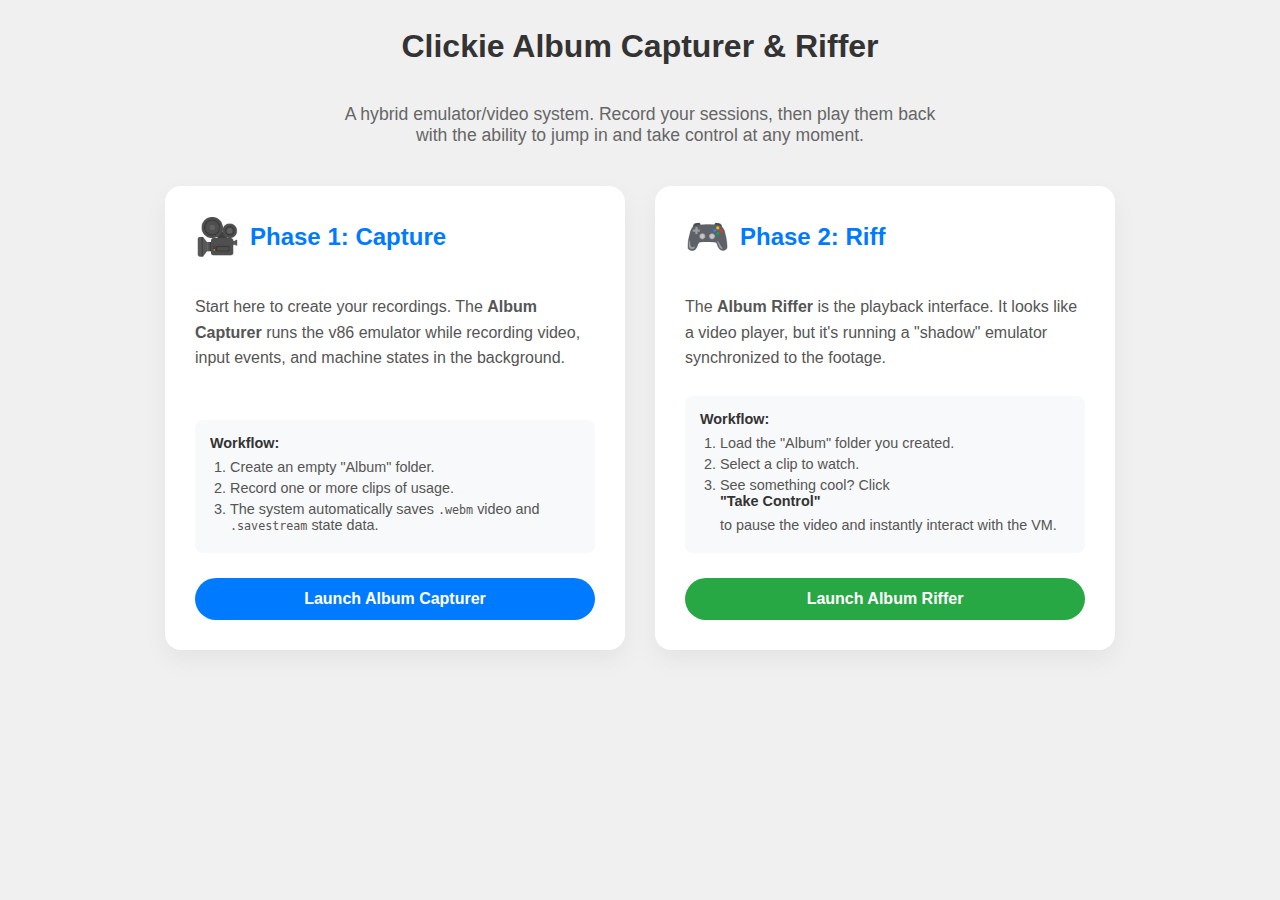
<file: index.html>
<!DOCTYPE html>
<html lang="en">
<head>
    <meta charset="UTF-8">
    <meta name="viewport" content="width=device-width, initial-scale=1.0">
    <title>Clickie Albums Landing Page</title>
    <link rel="stylesheet" href="v86/album-style.css">
</head>
<body>

    <div id="browser-warning">
        <strong>⚠️ Browser Compatibility Warning:</strong> This application requires the 
        <code>window.showDirectoryPicker</code> API (File System Access), which is not supported in your current browser. 
        <br>
        Please use a desktop version of <strong>Chrome, Edge, or Opera</strong>.
        <br>
        <a href="https://developer.mozilla.org/en-US/docs/Web/API/Window/showDirectoryPicker" target="_blank">Learn more at MDN</a>.
    </div>

    <h1>Clickie Album Capturer & Riffer</h1>
    <p class="hub-subtitle">
        A hybrid emulator/video system. Record your sessions, then play them back with the ability to jump in and take control at any moment.
    </p>

    <div class="hub-container">
        <div class="hub-card">
            <h2><span class="icon">🎥</span> Phase 1: Capture</h2>
            <p>
                Start here to create your recordings. The <strong>Album Capturer</strong> runs the v86 emulator while recording video, input events, and machine states in the background.
            </p>
            
            <div class="steps">
                <strong>Workflow:</strong>
                <ol>
                    <li>Create an empty "Album" folder.</li>
                    <li>Record one or more clips of usage.</li>
                    <li>The system automatically saves <code>.webm</code> video and <code>.savestream</code> state data.</li>
                </ol>
            </div>

            <a href="v86/album-capture-demo.html" class="hub-button" target="_blank">Launch Album Capturer</a>
        </div>

        <div class="hub-card">
            <h2><span class="icon">🎮</span> Phase 2: Riff</h2>
            <p>
                The <strong>Album Riffer</strong> is the playback interface. It looks like a video player, but it's running a "shadow" emulator synchronized to the footage.
            </p>

            <div class="steps">
                <strong>Workflow:</strong>
                <ol>
                    <li>Load the "Album" folder you created.</li>
                    <li>Select a clip to watch.</li>
                    <li>See something cool? Click <strong>"Take Control"</strong> to pause the video and instantly interact with the VM.</li>
                </ol>
            </div>

            <a href="v86/album-riffer.html" class="hub-button secondary" target="_blank">Launch Album Riffer</a>
        </div>
    </div>

    <script>
        // Check for File System Access API support
        if (!('showDirectoryPicker' in window)) {
            document.getElementById('browser-warning').style.display = 'block';
        }
    </script>

</body>
</html>
</file>
<file: v86/album-style.css>
/* v86/album-style.css */

body {
  font-family: sans-serif;
  padding: 20px;
  background: #f0f0f0;
  display: flex;
  flex-direction: column;
  align-items: center;
}

h1 {
  margin-top: 0;
  color: #333;
}

/* Instructions Card */
#instructions {
  width: 80%;
  max-width: 1280px;
  background: #fff;
  padding: 15px 20px;
  border-radius: 15px;
  box-shadow: 0 2px 5px rgba(0,0,0,0.1);
  margin-bottom: 20px;
  color: #555;
  font-size: 0.95em;
  line-height: 1.5;
  box-sizing: border-box;
}

#instructions h3 {
  margin-top: 0;
  margin-bottom: 10px;
  color: #007bff;
}

#instructions ul {
  margin: 0;
  padding-left: 20px;
}

#instructions li {
  margin-bottom: 5px;
}

/* Main Player/Emulator Wrapper */
#player-wrapper {
  position: relative;
  width: 80%;
  max-width: 1280px;
  aspect-ratio: 720 / 400;
  background: #000;
  border-radius: 8px;
  overflow: hidden;
  box-shadow: 0 10px 25px rgba(0,0,0,0.5);
  transition: width 0.3s ease;
}

#responseVideo, #screen_container {
  position: absolute;
  top: 0;
  left: 0;
  width: 100%;
  height: 100%;
}

#responseVideo {
  z-index: 10;
  display: block;
  object-fit: contain;
}

/* Subtitle styling for JSON overlay */
video::cue {
  background: rgba(0, 0, 0, 0.7);
  color: #0f0;
  font-family: monospace;
  font-size: 14px;
  white-space: pre-wrap; 
}

#screen_container {
  z-index: 5;
  display: none;
}

#screen_container canvas {
  width: 100% !important;
  height: 100% !important;
  object-fit: contain !important;
  display: block;
}

#screen_container.active {
  display: block;
  z-index: 20;
}

#screen_container.capturer-visible {
    display: block !important;
}

/* Control Bar */
#controls {
  margin-top: 15px;
  display: flex;
  align-items: center;
  gap: 15px;
  width: 80%;
  max-width: 1280px;
  background: white;
  padding: 10px 20px;
  border-radius: 15px;
  box-shadow: 0 2px 5px rgba(0,0,0,0.1);
  box-sizing: border-box;
  flex-wrap: wrap;
  justify-content: space-between;
}

/* Buttons */
input[type="button"], button {
  padding: 10px 20px;
  border-radius: 20px;
  border: none;
  background-color: #007bff;
  color: white;
  font-weight: bold;
  cursor: pointer;
  transition: background 0.2s, transform 0.1s;
  font-size: 14px;
}

input[type="button"]:disabled, button:disabled {
  background-color: #ccc;
  cursor: not-allowed;
  transform: none;
}

input[type="button"]:hover:not(:disabled), button:hover:not(:disabled) {
  background-color: #0056b3;
}

input[type="button"]:active:not(:disabled), button:active:not(:disabled) {
  transform: scale(0.98);
}

/* Specific Button Colors */
#interactionBtn {
  background-color: #28a745;
  min-width: 160px;
}

#interactionBtn.return-mode {
  background-color: #dc3545;
}

#interactionBtn.return-mode:hover {
  background-color: #a71d2a;
}

#record {
  background-color: #28a745;
  min-width: 150px;
}

#record.recording {
  background-color: #dc3545;
  animation: pulse 2s infinite;
}

@keyframes pulse {
  0% { box-shadow: 0 0 0 0 rgba(220, 53, 69, 0.7); }
  70% { box-shadow: 0 0 0 10px rgba(220, 53, 69, 0); }
  100% { box-shadow: 0 0 0 0 rgba(220, 53, 69, 0); }
}

/* Dropdowns and Inputs */
select {
  padding: 8px;
  border-radius: 5px;
  border: 1px solid #ccc;
  font-size: 14px;
}

/* Status Labels */
#status {
  flex-grow: 1;
  text-align: right;
  font-family: monospace;
  color: #666;
  font-size: 0.9em;
}

#statusDisplay {
  border: none;
  background: transparent;
  padding: 0;
  margin: 0 0 10px 0;
  color: #555;
  font-size: 1em;
}

/* Developer Menu / Debug Section */
#debug-section {
  width: 80%;
  max-width: 1280px;
  margin-top: 15px;
  box-sizing: border-box;
}

details {
  border: 1px solid #ccc;
  border-radius: 8px;
  padding: 5px 10px;
  background: #e0e0e0;
}

summary {
  cursor: pointer;
  font-weight: bold;
  color: #333;
  font-size: 0.9em;
  list-style: none;
  display: flex;
  justify-content: space-between;
  align-items: center;
}

summary::after {
  content: '+'; 
  font-size: 1.2em;
}

details[open] summary::after {
  content: '-';
}

#stimulusContent {
  display: block;
  margin-top: 10px;
  padding: 10px;
  background: #fff;
  border: 1px solid #999;
  border-radius: 4px;
  font-family: monospace;
  font-size: 0.8em;
  white-space: pre-wrap;
  max-height: 300px;
  overflow-y: auto;
  color: #000;
}

/* Utilities */
.hidden {
  display: none !important;
}

/* Browser Warning */
#browser-warning {
    display: none;
    background-color: #fff3cd;
    color: #856404;
    border: 1px solid #ffeeba;
    padding: 15px 20px;
    margin: 20px auto;
    border-radius: 8px;
    text-align: center;
    width: 80%;
    max-width: 1024px;
    line-height: 1.5;
    box-shadow: 0 2px 5px rgba(0,0,0,0.05);
    box-sizing: border-box;
}

#browser-warning a {
    color: #533f03;
    text-decoration: underline;
    font-weight: bold;
}

.hub-container {
    display: flex;
    flex-wrap: wrap;
    gap: 30px;
    justify-content: center;
    max-width: 1000px;
    width: 100%;
}

.hub-card {
    background: white;
    border-radius: 16px;
    box-shadow: 0 10px 25px rgba(0,0,0,0.05);
    padding: 30px;
    width: 100%;
    max-width: 400px;
    display: flex;
    flex-direction: column;
    transition: transform 0.2s, box-shadow 0.2s;
}

.hub-card:hover {
    transform: translateY(-5px);
    box-shadow: 0 15px 35px rgba(0,0,0,0.1);
}

.hub-card h2 {
    margin-top: 0;
    color: #007bff;
    font-size: 1.5rem;
    display: flex;
    align-items: center;
    gap: 10px;
}

.hub-card p {
    line-height: 1.6;
    color: #555;
    flex-grow: 1;
    margin-bottom: 25px;
}

/* Steps List */
.steps {
    background: #f8f9fa;
    border-radius: 8px;
    padding: 15px;
    margin-bottom: 25px;
    font-size: 0.9em;
}

.steps strong {
    display: block;
    margin-bottom: 8px;
    color: #333;
}

.steps ol {
    margin: 0;
    padding-left: 20px;
    color: #555;
}

.steps li {
    margin-bottom: 5px;
}

/* Hub Subtitle */
.hub-subtitle {
    font-size: 1.1rem;
    color: #666;
    margin-bottom: 40px;
    text-align: center;
    max-width: 600px;
}

/* Anchor Buttons (Specific to Hub navigation) */
a.hub-button {
    display: inline-block;
    background-color: #007bff;
    color: white;
    text-decoration: none;
    padding: 12px 24px;
    border-radius: 50px;
    font-weight: bold;
    text-align: center;
    transition: background-color 0.2s;
}

a.hub-button:hover {
    background-color: #0056b3;
}

a.hub-button.secondary {
    background-color: #28a745;
}

a.hub-button.secondary:hover {
    background-color: #1e7e34;
}

.icon {
    font-size: 1.5em;
}
</file>
